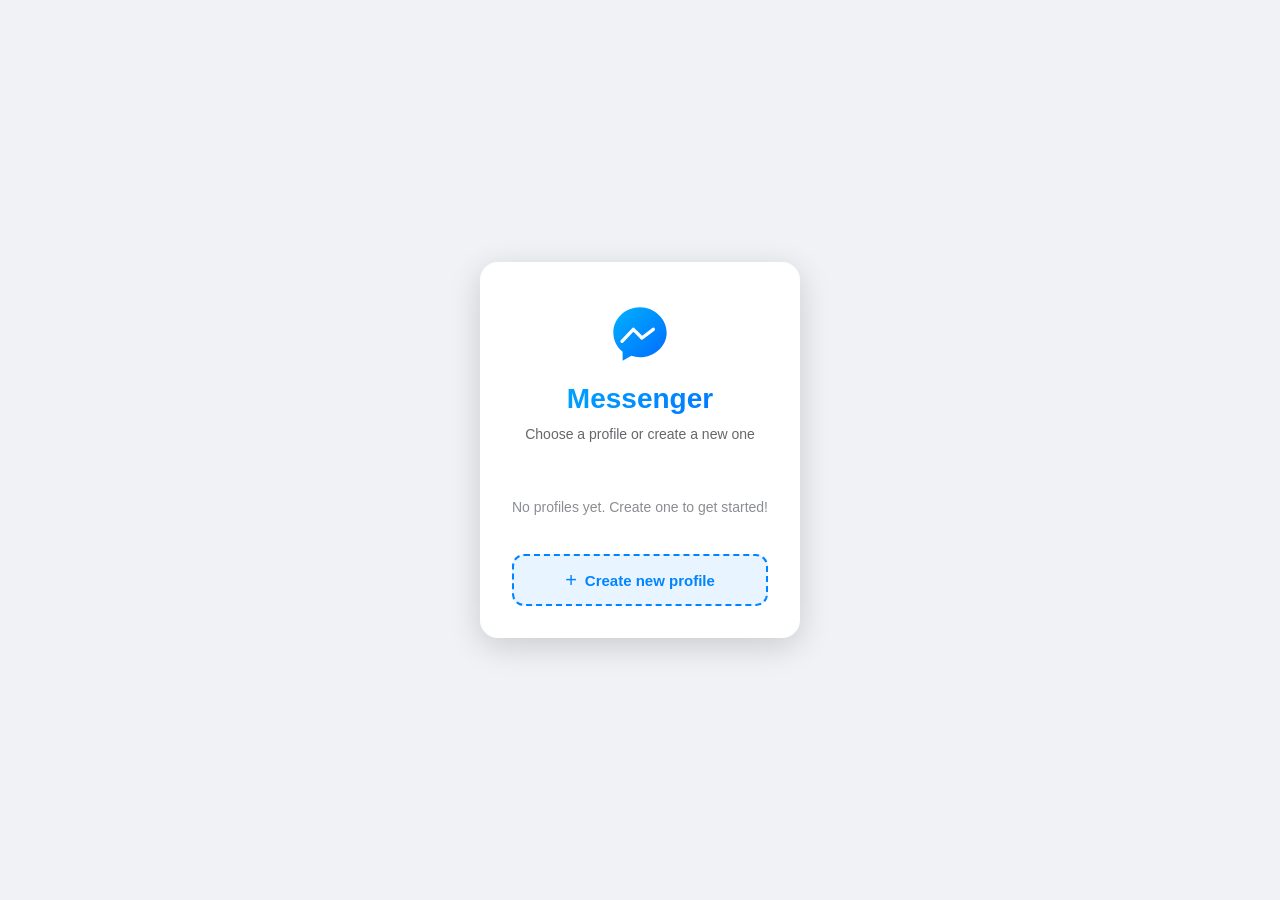
<file: index.html>
<!DOCTYPE html>
<html lang="en">
<head>
  <meta charset="UTF-8" />
  <meta name="viewport" content="width=device-width, initial-scale=1.0" />
  <title>Messenger</title>
  <link rel="stylesheet" href="css/main.css" />
  <link rel="stylesheet" href="css/index.css" />
</head>
<body class="login-page">

  <!-- SPLASH / PROFILE SELECTION SCREEN -->
  <div id="app">

    <!-- Profile Selection View -->
    <div id="profileSelectView" class="view active">
      <div class="login-container">
        <div class="login-logo">
          <div class="messenger-icon">
            <svg viewBox="0 0 48 48" fill="none" xmlns="http://www.w3.org/2000/svg">
              <path d="M24 4C12.954 4 4 12.506 4 23c0 5.747 2.706 10.87 6.963 14.354V44l6.546-3.604C19.48 41.115 21.695 41.4 24 41.4c11.046 0 20-8.506 20-18.4S35.046 4 24 4z" fill="url(#msgGrad)"/>
              <path d="M10.5 29.5L19 20.5l6.5 6.5 8.5-6.5" stroke="white" stroke-width="2.5" stroke-linecap="round" stroke-linejoin="round"/>
              <defs>
                <linearGradient id="msgGrad" x1="4" y1="4" x2="44" y2="44" gradientUnits="userSpaceOnUse">
                  <stop offset="0%" stop-color="#00B2FF"/>
                  <stop offset="100%" stop-color="#006AFF"/>
                </linearGradient>
              </defs>
            </svg>
          </div>
          <h1>Messenger</h1>
          <p class="login-subtitle">Choose a profile or create a new one</p>
        </div>

        <div id="profilesList" class="profiles-grid"></div>

        <button id="createProfileBtn" class="btn-create-profile">
          <span class="plus-icon">+</span>
          Create new profile
        </button>
      </div>
    </div>

    <!-- Create Profile Modal -->
    <div id="createProfileModal" class="modal-overlay hidden">
      <div class="modal">
        <div class="modal-header">
          <h2>Create Profile</h2>
          <button class="modal-close" id="closeCreateModal">&times;</button>
        </div>
        <div class="modal-body">
          <div class="avatar-upload-section">
            <div class="avatar-preview" id="createAvatarPreview">
              <span id="createAvatarInitial">?</span>
              <img id="createAvatarImg" class="hidden" />
            </div>
            <label class="avatar-upload-label" for="createAvatarInput">
              Change photo
            </label>
            <input type="file" id="createAvatarInput" accept="image/*" class="hidden-input" />
          </div>
          <div class="form-group">
            <label for="createProfileName">Your name</label>
            <input type="text" id="createProfileName" placeholder="Enter your name" maxlength="30" />
          </div>
        </div>
        <div class="modal-footer">
          <button class="btn-secondary" id="cancelCreateProfile">Cancel</button>
          <button class="btn-primary" id="saveCreateProfile">Create Profile</button>
        </div>
      </div>
    </div>

  </div>

  <script src="js/storage.js"></script>
  <script src="js/utils.js"></script>
  <script src="js/index.js"></script>
</body>
</html>
</file>
<file: css/main.css>
/* ============================================
   MAIN.CSS - Global styles, variables, reset
   ============================================ */

:root {
  /* Messenger Brand Colors */
  --msg-blue: #0084FF;
  --msg-blue-dark: #006AFF;
  --msg-blue-light: #E8F4FF;
  --msg-gradient: linear-gradient(135deg, #00B2FF 0%, #006AFF 100%);

  /* UI Colors - Light Mode */
  --bg-primary: #FFFFFF;
  --bg-secondary: #F0F2F5;
  --bg-tertiary: #E4E6EB;
  --bg-hover: #F2F2F2;
  --bg-input: #F0F2F5;

  --text-primary: #050505;
  --text-secondary: #65676B;
  --text-muted: #8A8D91;
  --text-link: #0084FF;

  --border-color: #E4E6EB;
  --divider: #CED0D4;

  --bubble-sender: #0084FF;
  --bubble-sender-text: #FFFFFF;
  --bubble-receiver: #E4E6EB;
  --bubble-receiver-text: #050505;

  --sidebar-bg: #FFFFFF;
  --sidebar-width: 360px;

  --input-bg: #F0F2F5;
  --input-border: transparent;
  --input-focus: #0084FF;

  --reaction-bg: #FFFFFF;
  --reaction-border: #E4E6EB;
  --seen-color: #0084FF;

  --shadow-sm: 0 1px 4px rgba(0,0,0,0.08);
  --shadow-md: 0 4px 16px rgba(0,0,0,0.12);
  --shadow-lg: 0 8px 32px rgba(0,0,0,0.16);

  --radius-xs: 4px;
  --radius-sm: 8px;
  --radius-md: 12px;
  --radius-lg: 18px;
  --radius-full: 9999px;

  --transition: 0.15s ease;
  --transition-slow: 0.3s ease;

  --font: -apple-system, BlinkMacSystemFont, 'Segoe UI', Roboto, Helvetica, Arial, sans-serif;
}

/* Dark Mode */
body.dark {
  --bg-primary: #242526;
  --bg-secondary: #18191A;
  --bg-tertiary: #3A3B3C;
  --bg-hover: #3A3B3C;
  --bg-input: #3A3B3C;

  --text-primary: #E4E6EB;
  --text-secondary: #B0B3B8;
  --text-muted: #8A8D91;

  --border-color: #3A3B3C;
  --divider: #3E4042;

  --bubble-receiver: #3A3B3C;
  --bubble-receiver-text: #E4E6EB;

  --sidebar-bg: #242526;

  --input-bg: #3A3B3C;

  --reaction-bg: #3A3B3C;
  --reaction-border: #4E4F50;
}

/* ===== RESET ===== */
*, *::before, *::after {
  box-sizing: border-box;
  margin: 0;
  padding: 0;
}

html {
  font-size: 15px;
  -webkit-text-size-adjust: 100%;
}

body {
  font-family: var(--font);
  background: var(--bg-secondary);
  color: var(--text-primary);
  line-height: 1.5;
  min-height: 100vh;
  transition: background var(--transition-slow), color var(--transition-slow);
  -webkit-font-smoothing: antialiased;
}

input, textarea, button {
  font-family: var(--font);
  font-size: inherit;
}

button {
  cursor: pointer;
  border: none;
  background: none;
  display: inline-flex;
  align-items: center;
  justify-content: center;
  transition: var(--transition);
}

button:hover {
  opacity: 0.85;
}

button:active {
  transform: scale(0.97);
}

a {
  color: var(--text-link);
  text-decoration: none;
}

img {
  max-width: 100%;
  height: auto;
  display: block;
}

/* ===== UTILITIES ===== */
.hidden { display: none !important; }
.hidden-input { display: none; }

/* ===== SCROLLBARS ===== */
::-webkit-scrollbar {
  width: 6px;
  height: 6px;
}
::-webkit-scrollbar-track {
  background: transparent;
}
::-webkit-scrollbar-thumb {
  background: var(--divider);
  border-radius: var(--radius-full);
}
::-webkit-scrollbar-thumb:hover {
  background: var(--text-muted);
}

/* ===== BUTTONS ===== */
.btn-primary {
  background: var(--msg-gradient);
  color: white;
  border: none;
  border-radius: var(--radius-full);
  padding: 10px 20px;
  font-size: 15px;
  font-weight: 600;
  cursor: pointer;
  transition: var(--transition);
  white-space: nowrap;
}

.btn-primary:hover {
  opacity: 0.9;
  transform: translateY(-1px);
  box-shadow: 0 4px 12px rgba(0, 132, 255, 0.35);
}

.btn-secondary {
  background: var(--bg-tertiary);
  color: var(--text-primary);
  border: none;
  border-radius: var(--radius-full);
  padding: 10px 20px;
  font-size: 15px;
  font-weight: 600;
  cursor: pointer;
  transition: var(--transition);
}

.btn-secondary:hover {
  background: var(--divider);
}

/* ===== ICON BUTTON ===== */
.icon-btn {
  width: 36px;
  height: 36px;
  border-radius: 50%;
  background: var(--bg-tertiary);
  color: var(--text-primary);
  border: none;
  cursor: pointer;
  display: flex;
  align-items: center;
  justify-content: center;
  transition: var(--transition);
  flex-shrink: 0;
}

.icon-btn:hover {
  background: var(--divider);
  opacity: 1;
}

/* ===== MODAL ===== */
.modal-overlay {
  position: fixed;
  inset: 0;
  background: rgba(0,0,0,0.5);
  z-index: 1000;
  display: flex;
  align-items: center;
  justify-content: center;
  padding: 16px;
  backdrop-filter: blur(4px);
  animation: fadeIn 0.2s ease;
}

.modal-overlay.hidden {
  display: none !important;
}

.modal {
  background: var(--bg-primary);
  border-radius: var(--radius-md);
  width: 100%;
  max-width: 440px;
  box-shadow: var(--shadow-lg);
  animation: slideUp 0.25s ease;
  overflow: hidden;
}

.modal-header {
  display: flex;
  align-items: center;
  justify-content: space-between;
  padding: 16px 20px;
  border-bottom: 1px solid var(--border-color);
}

.modal-header h2 {
  font-size: 17px;
  font-weight: 700;
  color: var(--text-primary);
}

.modal-close {
  width: 32px;
  height: 32px;
  border-radius: 50%;
  background: var(--bg-tertiary);
  color: var(--text-primary);
  font-size: 20px;
  line-height: 1;
  cursor: pointer;
  border: none;
  display: flex;
  align-items: center;
  justify-content: center;
  transition: var(--transition);
}

.modal-close:hover {
  background: var(--divider);
}

.modal-body {
  padding: 24px 20px;
}

.modal-footer {
  display: flex;
  gap: 8px;
  justify-content: flex-end;
  padding: 12px 20px 16px;
  border-top: 1px solid var(--border-color);
}

/* ===== FORM ELEMENTS ===== */
.form-group {
  display: flex;
  flex-direction: column;
  gap: 6px;
  margin-top: 16px;
}

.form-group label {
  font-size: 13px;
  font-weight: 600;
  color: var(--text-secondary);
  text-transform: uppercase;
  letter-spacing: 0.5px;
}

.form-group input {
  background: var(--input-bg);
  border: 2px solid transparent;
  border-radius: var(--radius-md);
  padding: 10px 14px;
  font-size: 15px;
  color: var(--text-primary);
  outline: none;
  transition: border-color var(--transition);
  width: 100%;
}

.form-group input:focus {
  border-color: var(--msg-blue);
  background: var(--bg-primary);
}

/* ===== AVATAR ===== */
.avatar-upload-section {
  display: flex;
  flex-direction: column;
  align-items: center;
  gap: 10px;
  margin-bottom: 8px;
}

.avatar-preview {
  width: 80px;
  height: 80px;
  border-radius: 50%;
  background: var(--msg-gradient);
  display: flex;
  align-items: center;
  justify-content: center;
  overflow: hidden;
  font-size: 28px;
  font-weight: 700;
  color: white;
  position: relative;
  cursor: pointer;
}

.avatar-preview img {
  width: 100%;
  height: 100%;
  object-fit: cover;
  border-radius: 50%;
}

.avatar-upload-label {
  font-size: 14px;
  font-weight: 600;
  color: var(--msg-blue);
  cursor: pointer;
  padding: 4px 12px;
  border-radius: var(--radius-full);
  transition: var(--transition);
}

.avatar-upload-label:hover {
  background: var(--msg-blue-light);
}

/* ===== USER AVATAR (reusable) ===== */
.user-avatar {
  border-radius: 50%;
  background: var(--msg-gradient);
  display: flex;
  align-items: center;
  justify-content: center;
  font-weight: 700;
  color: white;
  overflow: hidden;
  flex-shrink: 0;
  font-size: 14px;
}

.user-avatar.small {
  width: 32px;
  height: 32px;
  font-size: 12px;
}

.user-avatar.medium {
  width: 40px;
  height: 40px;
  font-size: 16px;
}

.user-avatar.large {
  width: 56px;
  height: 56px;
  font-size: 22px;
}

.user-avatar img {
  width: 100%;
  height: 100%;
  object-fit: cover;
}

/* ===== ANIMATIONS ===== */
@keyframes fadeIn {
  from { opacity: 0; }
  to { opacity: 1; }
}

@keyframes slideUp {
  from { opacity: 0; transform: translateY(24px); }
  to { opacity: 1; transform: translateY(0); }
}

@keyframes messagePop {
  0% { opacity: 0; transform: scale(0.85) translateY(8px); }
  60% { transform: scale(1.03) translateY(-2px); }
  100% { opacity: 1; transform: scale(1) translateY(0); }
}

@keyframes reactionPop {
  0% { opacity: 0; transform: scale(0) translateY(4px); }
  60% { transform: scale(1.3); }
  100% { opacity: 1; transform: scale(1); }
}

@keyframes seenFadeIn {
  from { opacity: 0; transform: translateY(4px); }
  to { opacity: 1; transform: translateY(0); }
}

@keyframes pulse {
  0%, 100% { opacity: 1; }
  50% { opacity: 0.5; }
}

@keyframes typingDot {
  0%, 60%, 100% { transform: translateY(0); }
  30% { transform: translateY(-6px); }
}
</file>
<file: css/index.css>
/* ============================================
   INDEX.CSS - Login & Profile Selection Page
   ============================================ */

.login-page {
  background: var(--bg-secondary);
  min-height: 100vh;
  display: flex;
  align-items: center;
  justify-content: center;
}

.login-container {
  background: var(--bg-primary);
  border-radius: var(--radius-lg);
  box-shadow: var(--shadow-lg);
  padding: 40px 32px 32px;
  width: 100%;
  max-width: 480px;
  animation: slideUp 0.3s ease;
}

/* ===== LOGO ===== */
.login-logo {
  text-align: center;
  margin-bottom: 32px;
}

.messenger-icon {
  width: 64px;
  height: 64px;
  margin: 0 auto 12px;
}

.messenger-icon svg {
  width: 100%;
  height: 100%;
}

.login-logo h1 {
  font-size: 28px;
  font-weight: 800;
  background: var(--msg-gradient);
  -webkit-background-clip: text;
  -webkit-text-fill-color: transparent;
  background-clip: text;
  margin-bottom: 4px;
}

.login-subtitle {
  color: var(--text-secondary);
  font-size: 14px;
}

/* ===== PROFILES GRID ===== */
.profiles-grid {
  display: grid;
  grid-template-columns: repeat(auto-fill, minmax(130px, 1fr));
  gap: 12px;
  margin-bottom: 16px;
  min-height: 0;
}

.profile-card {
  background: var(--bg-secondary);
  border-radius: var(--radius-md);
  padding: 16px 12px;
  display: flex;
  flex-direction: column;
  align-items: center;
  gap: 10px;
  cursor: pointer;
  transition: var(--transition);
  border: 2px solid transparent;
  position: relative;
  animation: fadeIn 0.2s ease;
}

.profile-card:hover {
  background: var(--bg-hover);
  border-color: var(--msg-blue);
  transform: translateY(-2px);
  box-shadow: var(--shadow-sm);
}

.profile-card:active {
  transform: scale(0.97);
}

.profile-card-avatar {
  width: 64px;
  height: 64px;
  border-radius: 50%;
  background: var(--msg-gradient);
  display: flex;
  align-items: center;
  justify-content: center;
  font-size: 22px;
  font-weight: 700;
  color: white;
  overflow: hidden;
  flex-shrink: 0;
}

.profile-card-avatar img {
  width: 100%;
  height: 100%;
  object-fit: cover;
}

.profile-card-name {
  font-size: 13px;
  font-weight: 600;
  color: var(--text-primary);
  text-align: center;
  word-break: break-word;
  line-height: 1.3;
}

.profile-card-delete {
  position: absolute;
  top: 6px;
  right: 6px;
  width: 22px;
  height: 22px;
  border-radius: 50%;
  background: rgba(0,0,0,0.15);
  color: var(--text-secondary);
  font-size: 14px;
  display: none;
  align-items: center;
  justify-content: center;
  cursor: pointer;
  transition: var(--transition);
  border: none;
  line-height: 1;
}

.profile-card:hover .profile-card-delete {
  display: flex;
}

.profile-card-delete:hover {
  background: rgba(220, 50, 50, 0.8);
  color: white;
}

/* ===== CREATE PROFILE BUTTON ===== */
.btn-create-profile {
  width: 100%;
  padding: 14px;
  border-radius: var(--radius-md);
  background: var(--msg-blue-light);
  color: var(--msg-blue);
  font-size: 15px;
  font-weight: 600;
  cursor: pointer;
  border: 2px dashed var(--msg-blue);
  transition: var(--transition);
  display: flex;
  align-items: center;
  justify-content: center;
  gap: 8px;
  margin-top: 4px;
}

.btn-create-profile:hover {
  background: var(--msg-blue);
  color: white;
  border-style: solid;
  transform: translateY(-1px);
}

.plus-icon {
  font-size: 20px;
  font-weight: 300;
  line-height: 1;
}

/* ===== EMPTY STATE ===== */
.profiles-empty {
  grid-column: 1 / -1;
  text-align: center;
  color: var(--text-muted);
  padding: 20px 0;
  font-size: 14px;
}

/* ===== RESPONSIVE ===== */
@media (max-width: 520px) {
  .login-container {
    margin: 16px;
    padding: 28px 20px 24px;
    border-radius: var(--radius-md);
    box-shadow: none;
    background: var(--bg-primary);
  }

  .profiles-grid {
    grid-template-columns: repeat(auto-fill, minmax(100px, 1fr));
  }
}
</file>
<file: css/chat.css>
/* ============================================
   CHAT.CSS - Messenger Chat Interface
   ============================================ */

/* ===== LAYOUT ===== */
.chat-page {
  background: var(--bg-secondary);
  height: 100vh;
  overflow: hidden;
}

.app-layout {
  display: flex;
  height: 100vh;
  overflow: hidden;
}

/* ===== SIDEBAR ===== */
.sidebar {
  width: var(--sidebar-width);
  background: var(--sidebar-bg);
  border-right: 1px solid var(--border-color);
  display: flex;
  flex-direction: column;
  height: 100vh;
  flex-shrink: 0;
  transition: transform var(--transition-slow);
}

.sidebar-header {
  display: flex;
  align-items: center;
  justify-content: space-between;
  padding: 12px 16px;
  border-bottom: 1px solid var(--border-color);
  min-height: 56px;
}

.sidebar-profile {
  display: flex;
  align-items: center;
  gap: 10px;
  cursor: pointer;
  border-radius: var(--radius-sm);
  padding: 4px 8px 4px 4px;
  transition: var(--transition);
  flex: 1;
  min-width: 0;
}

.sidebar-profile:hover {
  background: var(--bg-hover);
}

.sidebar-profile span {
  font-size: 18px;
  font-weight: 800;
  color: var(--text-primary);
  white-space: nowrap;
  overflow: hidden;
  text-overflow: ellipsis;
}

.sidebar-actions {
  display: flex;
  gap: 4px;
}

/* ===== SEARCH ===== */
.sidebar-search {
  padding: 8px 16px;
  border-bottom: 1px solid var(--border-color);
}

.search-input-wrap {
  position: relative;
  display: flex;
  align-items: center;
}

.search-icon {
  position: absolute;
  left: 12px;
  color: var(--text-muted);
  pointer-events: none;
}

.sidebar-search input {
  width: 100%;
  background: var(--input-bg);
  border: none;
  border-radius: var(--radius-full);
  padding: 8px 16px 8px 36px;
  font-size: 15px;
  color: var(--text-primary);
  outline: none;
  transition: var(--transition);
}

.sidebar-search input::placeholder {
  color: var(--text-muted);
}

.sidebar-search input:focus {
  background: var(--bg-primary);
  box-shadow: 0 0 0 2px var(--msg-blue);
}

/* ===== CONVERSATIONS LIST ===== */
.conversations-list {
  flex: 1;
  overflow-y: auto;
  padding: 8px 0;
}

.empty-conversations {
  display: flex;
  flex-direction: column;
  align-items: center;
  gap: 12px;
  padding: 40px 20px;
  text-align: center;
  color: var(--text-secondary);
  font-size: 14px;
}

.btn-start-chat {
  background: var(--msg-gradient);
  color: white;
  border: none;
  border-radius: var(--radius-full);
  padding: 8px 20px;
  font-size: 14px;
  font-weight: 600;
  cursor: pointer;
}

/* ===== CONVERSATION ITEM ===== */
.conversation-item {
  display: flex;
  align-items: center;
  gap: 12px;
  padding: 8px 16px;
  cursor: pointer;
  transition: var(--transition);
  border-radius: 0;
  position: relative;
}

.conversation-item:hover {
  background: var(--bg-hover);
}

.conversation-item.active {
  background: var(--msg-blue-light);
}

body.dark .conversation-item.active {
  background: rgba(0, 132, 255, 0.15);
}

.conv-avatar {
  position: relative;
  flex-shrink: 0;
}

.conv-online-dot {
  position: absolute;
  bottom: 1px;
  right: 1px;
  width: 12px;
  height: 12px;
  background: #31A24C;
  border-radius: 50%;
  border: 2px solid var(--bg-primary);
}

.conv-info {
  flex: 1;
  min-width: 0;
}

.conv-name {
  font-size: 15px;
  font-weight: 600;
  color: var(--text-primary);
  white-space: nowrap;
  overflow: hidden;
  text-overflow: ellipsis;
}

.conv-preview {
  font-size: 13px;
  color: var(--text-secondary);
  white-space: nowrap;
  overflow: hidden;
  text-overflow: ellipsis;
  margin-top: 1px;
}

.conv-meta {
  display: flex;
  flex-direction: column;
  align-items: flex-end;
  gap: 4px;
  flex-shrink: 0;
}

.conv-time {
  font-size: 12px;
  color: var(--text-muted);
}

.conv-unread {
  width: 10px;
  height: 10px;
  background: var(--msg-blue);
  border-radius: 50%;
}

/* ===== MAIN CHAT AREA ===== */
.chat-main {
  flex: 1;
  display: flex;
  flex-direction: column;
  height: 100vh;
  overflow: hidden;
  background: var(--bg-primary);
  min-width: 0;
}

/* ===== EMPTY STATE ===== */
.chat-empty-state {
  flex: 1;
  display: flex;
  flex-direction: column;
  align-items: center;
  justify-content: center;
  gap: 12px;
  padding: 24px;
  text-align: center;
  color: var(--text-secondary);
}

.chat-empty-state .empty-icon {
  margin-bottom: 8px;
  opacity: 0.8;
}

.chat-empty-state h2 {
  font-size: 22px;
  font-weight: 800;
  color: var(--text-primary);
}

.chat-empty-state p {
  font-size: 15px;
  color: var(--text-secondary);
  max-width: 280px;
}

/* ===== CHAT WINDOW ===== */
.chat-window {
  display: flex;
  flex-direction: column;
  height: 100%;
  overflow: hidden;
}

/* ===== CHAT HEADER ===== */
.chat-header {
  display: flex;
  align-items: center;
  gap: 8px;
  padding: 8px 16px;
  border-bottom: 1px solid var(--border-color);
  background: var(--bg-primary);
  min-height: 56px;
  flex-shrink: 0;
}

.back-btn {
  display: none;
  width: 36px;
  height: 36px;
  border-radius: 50%;
  background: var(--bg-tertiary);
  color: var(--text-primary);
  cursor: pointer;
  flex-shrink: 0;
}

.chat-header-avatar {
  width: 40px;
  height: 40px;
  border-radius: 50%;
  background: var(--msg-gradient);
  display: flex;
  align-items: center;
  justify-content: center;
  font-size: 16px;
  font-weight: 700;
  color: white;
  overflow: hidden;
  flex-shrink: 0;
  cursor: pointer;
}

.chat-header-avatar img {
  width: 100%;
  height: 100%;
  object-fit: cover;
}

.chat-header-info {
  flex: 1;
  min-width: 0;
  cursor: pointer;
}

.chat-header-info h3 {
  font-size: 15px;
  font-weight: 700;
  color: var(--text-primary);
  white-space: nowrap;
  overflow: hidden;
  text-overflow: ellipsis;
}

.online-status {
  font-size: 12px;
  color: var(--text-secondary);
}

.chat-header-actions {
  display: flex;
  gap: 4px;
  flex-shrink: 0;
}

/* ===== MESSAGES AREA ===== */
.messages-area {
  flex: 1;
  overflow-y: auto;
  overflow-x: hidden;
  padding: 16px 16px 8px;
  display: flex;
  flex-direction: column;
  scroll-behavior: smooth;
}

.messages-inner {
  display: flex;
  flex-direction: column;
  gap: 2px;
  margin-top: auto;
  min-height: 100%;
}

/* ===== DATE SEPARATOR ===== */
.date-separator {
  display: flex;
  align-items: center;
  gap: 12px;
  margin: 16px 0 8px;
}

.date-separator span {
  font-size: 12px;
  color: var(--text-muted);
  white-space: nowrap;
  font-weight: 500;
}

.date-separator::before,
.date-separator::after {
  content: '';
  flex: 1;
  height: 1px;
  background: var(--border-color);
}

/* ===== MESSAGE GROUP ===== */
.msg-group {
  display: flex;
  flex-direction: column;
  gap: 2px;
  margin-bottom: 4px;
}

.msg-group.sender {
  align-items: flex-end;
}

.msg-group.receiver {
  align-items: flex-start;
}

/* ===== MESSAGE ROW ===== */
.msg-row {
  display: flex;
  align-items: flex-end;
  gap: 6px;
  max-width: 75%;
  position: relative;
}

.msg-group.sender .msg-row {
  flex-direction: row-reverse;
}

.msg-group.receiver .msg-row {
  flex-direction: row;
}

/* ===== RECEIVER AVATAR ===== */
.msg-avatar {
  width: 28px;
  height: 28px;
  border-radius: 50%;
  background: var(--msg-gradient);
  display: flex;
  align-items: center;
  justify-content: center;
  font-size: 11px;
  font-weight: 700;
  color: white;
  overflow: hidden;
  flex-shrink: 0;
  align-self: flex-end;
}

.msg-avatar img {
  width: 100%;
  height: 100%;
  object-fit: cover;
}

.msg-avatar.hidden-avatar {
  visibility: hidden;
}

/* ===== MESSAGE BUBBLE ===== */
.msg-bubble {
  position: relative;
  padding: 8px 12px;
  border-radius: var(--radius-lg);
  font-size: 15px;
  line-height: 1.4;
  word-break: break-word;
  cursor: default;
  animation: messagePop 0.25s cubic-bezier(0.175, 0.885, 0.32, 1.275) both;
  user-select: text;
}

.msg-bubble-wrap {
  display: flex;
  flex-direction: column;
  max-width: 70%;
}

.msg-time {
  font-size: 11px;
  color: #65676B;
  margin-top: 2px;
  opacity: 0.8;
}

/* Sender (right side) */
.msg-group.sender .msg-bubble-wrap {
  align-items: flex-end;
}

/* Receiver (left side) */
.msg-group.receiver .msg-bubble-wrap {
  align-items: flex-start;
}

/* Sender bubble */
.msg-group.sender .msg-bubble {
  background: var(--bubble-sender);
  color: var(--bubble-sender-text);
  border-bottom-right-radius: 4px;
}

/* Receiver bubble */
.msg-group.receiver .msg-bubble {
  background: var(--bubble-receiver);
  color: var(--bubble-receiver-text);
  border-bottom-left-radius: 4px;
}

/* Consecutive bubble corner rounding adjustments */
.msg-group.sender .msg-row:not(:last-child) .msg-bubble {
  border-bottom-right-radius: 4px;
}
.msg-group.sender .msg-row:not(:first-child) .msg-bubble {
  border-top-right-radius: 4px;
}
.msg-group.receiver .msg-row:not(:last-child) .msg-bubble {
  border-bottom-left-radius: 4px;
}
.msg-group.receiver .msg-row:not(:first-child) .msg-bubble {
  border-top-left-radius: 4px;
}

.msg-bubble:hover {
  filter: brightness(0.96);
}

.msg-group.sender .msg-bubble:hover {
  filter: brightness(0.92);
}

/* ===== IMAGE MESSAGE ===== */
.msg-image {
  padding: 0;
  overflow: hidden;
  background: transparent !important;
  max-width: 260px;
}

.msg-image img {
  width: 100%;
  max-width: 260px;
  border-radius: var(--radius-lg);
  cursor: zoom-in;
  display: block;
  transition: opacity var(--transition);
}

.msg-image img:hover {
  opacity: 0.92;
}

/* ===== TIMESTAMP ===== */
.msg-time {
  font-size: 11px;
  color: var(--text-muted);
  margin-top: 4px;
  padding: 0 4px;
  white-space: nowrap;
}

.msg-group.sender .msg-time {
  text-align: right;
}

/* ===== REACTION ===== */
.msg-reaction {
  position: absolute;
  bottom: -10px;
  right: 4px;
  background: var(--reaction-bg);
  border: 1.5px solid var(--reaction-border);
  border-radius: var(--radius-full);
  padding: 1px 5px;
  font-size: 13px;
  line-height: 1.4;
  box-shadow: var(--shadow-sm);
  animation: reactionPop 0.3s cubic-bezier(0.175, 0.885, 0.32, 1.275) 0.8s both;
  pointer-events: none;
  z-index: 1;
}

.msg-group.receiver .msg-reaction {
  right: auto;
  left: 4px;
}

/* ===== SEEN STATUS ===== */
.seen-status {
  font-size: 11px;
  color: var(--text-muted);
  text-align: right;
  padding: 2px 4px 4px;
  display: flex;
  align-items: center;
  justify-content: flex-end;
  gap: 4px;
  animation: seenFadeIn 0.3s ease;
}

.seen-avatar {
  width: 14px;
  height: 14px;
  border-radius: 50%;
  background: var(--msg-gradient);
  display: flex;
  align-items: center;
  justify-content: center;
  font-size: 7px;
  font-weight: 700;
  color: white;
  overflow: hidden;
}

.seen-avatar img {
  width: 100%;
  height: 100%;
  object-fit: cover;
}

/* ===== IMAGE PREVIEW BAR ===== */
.image-preview-bar {
  background: var(--bg-secondary);
  border-top: 1px solid var(--border-color);
  padding: 10px 16px;
  display: flex;
  align-items: center;
  gap: 12px;
  flex-shrink: 0;
  animation: fadeIn 0.2s ease;
}

.preview-content {
  position: relative;
  display: inline-block;
}

.image-preview-bar img {
  width: 52px;
  height: 52px;
  object-fit: cover;
  border-radius: var(--radius-sm);
}

.remove-preview {
  position: absolute;
  top: -6px;
  right: -6px;
  width: 20px;
  height: 20px;
  border-radius: 50%;
  background: var(--text-secondary);
  color: white;
  font-size: 14px;
  cursor: pointer;
  border: none;
  display: flex;
  align-items: center;
  justify-content: center;
  line-height: 1;
}

#previewFilename {
  font-size: 13px;
  color: var(--text-secondary);
  flex: 1;
  overflow: hidden;
  text-overflow: ellipsis;
  white-space: nowrap;
}

/* ===== CHAT INPUT AREA ===== */
.chat-input-area {
  display: flex;
  align-items: flex-end;
  gap: 8px;
  padding: 8px 12px 12px;
  border-top: 1px solid var(--border-color);
  background: var(--bg-primary);
  flex-shrink: 0;
}

.input-actions-left {
  display: flex;
  gap: 4px;
  align-items: center;
  flex-shrink: 0;
  padding-bottom: 4px;
}

.input-actions-left .icon-btn {
  color: var(--msg-blue);
  background: transparent;
}

.input-actions-left .icon-btn:hover {
  background: var(--msg-blue-light);
}

.message-input-wrap {
  flex: 1;
  background: var(--input-bg);
  border-radius: 22px;
  padding: 8px 16px;
  min-height: 40px;
  display: flex;
  align-items: center;
  transition: var(--transition);
}

.message-input-wrap:focus-within {
  background: var(--bg-primary);
  box-shadow: 0 0 0 2px var(--msg-blue);
}

.message-input-wrap textarea {
  width: 100%;
  background: transparent;
  border: none;
  outline: none;
  font-size: 15px;
  color: var(--text-primary);
  resize: none;
  max-height: 120px;
  overflow-y: auto;
  line-height: 1.4;
  scrollbar-width: none;
}

.message-input-wrap textarea::-webkit-scrollbar {
  display: none;
}

.message-input-wrap textarea::placeholder {
  color: var(--text-muted);
}

.send-btn {
  width: 40px;
  height: 40px;
  border-radius: 50%;
  background: var(--msg-gradient);
  color: white;
  border: none;
  cursor: pointer;
  display: flex;
  align-items: center;
  justify-content: center;
  flex-shrink: 0;
  transition: var(--transition);
  box-shadow: 0 2px 8px rgba(0, 132, 255, 0.35);
}

.send-btn:hover {
  transform: scale(1.08);
  box-shadow: 0 4px 14px rgba(0, 132, 255, 0.45);
}

.send-btn:active {
  transform: scale(0.95);
}

/* ===== CONTEXT MENU ===== */
.context-menu {
  position: fixed;
  background: var(--bg-primary);
  border-radius: var(--radius-sm);
  box-shadow: var(--shadow-md);
  padding: 4px 0;
  z-index: 2000;
  min-width: 160px;
  border: 1px solid var(--border-color);
  animation: fadeIn 0.15s ease;
}

.context-menu.hidden {
  display: none !important;
}

.context-item {
  display: flex;
  align-items: center;
  gap: 10px;
  padding: 9px 16px;
  font-size: 14px;
  color: var(--text-primary);
  cursor: pointer;
  width: 100%;
  text-align: left;
  background: none;
  border: none;
  transition: var(--transition);
}

.context-item:hover {
  background: var(--bg-hover);
  opacity: 1;
}

#ctxDelete {
  color: #E53935;
}

/* ===== IMAGE ZOOM ===== */
.image-zoom-overlay {
  background: rgba(0,0,0,0.9);
  align-items: center;
  justify-content: center;
  cursor: zoom-out;
}

.image-zoom-container {
  position: relative;
  max-width: 90vw;
  max-height: 90vh;
  animation: slideUp 0.2s ease;
}

.image-zoom-container img {
  max-width: 90vw;
  max-height: 90vh;
  object-fit: contain;
  border-radius: var(--radius-sm);
}

.zoom-close {
  position: absolute;
  top: -40px;
  right: 0;
  color: white;
  font-size: 28px;
  background: none;
  border: none;
  cursor: pointer;
  opacity: 0.8;
  width: 36px;
  height: 36px;
  display: flex;
  align-items: center;
  justify-content: center;
}

.zoom-close:hover {
  opacity: 1;
}

/* ===== DRAG AND DROP ===== */
.chat-main.drag-over .messages-area::after {
  content: 'Drop image to send';
  position: absolute;
  inset: 0;
  background: rgba(0, 132, 255, 0.12);
  border: 3px dashed var(--msg-blue);
  border-radius: var(--radius-md);
  display: flex;
  align-items: center;
  justify-content: center;
  font-size: 18px;
  font-weight: 600;
  color: var(--msg-blue);
  z-index: 50;
  pointer-events: none;
}

/* ===== SCROLL TO BOTTOM ===== */
.scroll-to-bottom {
  position: absolute;
  bottom: 80px;
  right: 20px;
  width: 36px;
  height: 36px;
  border-radius: 50%;
  background: var(--bg-primary);
  border: 1px solid var(--border-color);
  box-shadow: var(--shadow-md);
  color: var(--text-primary);
  cursor: pointer;
  display: flex;
  align-items: center;
  justify-content: center;
  opacity: 0;
  transform: translateY(8px);
  transition: all var(--transition);
  pointer-events: none;
  z-index: 10;
}

.scroll-to-bottom.visible {
  opacity: 1;
  transform: translateY(0);
  pointer-events: auto;
}

/* ===== MOBILE ===== */
@media (max-width: 768px) {
  .sidebar {
    position: fixed;
    left: 0;
    top: 0;
    bottom: 0;
    z-index: 200;
    width: 100%;
    transform: translateX(0);
    box-shadow: var(--shadow-lg);
  }

  .sidebar.hidden-mobile {
    transform: translateX(-100%);
  }

  .chat-main {
    width: 100%;
  }

  .back-btn {
    display: flex;
  }

  .msg-row {
    max-width: 88%;
  }
}

@media (min-width: 769px) {
  .back-btn {
    display: none;
  }
}
</file>
